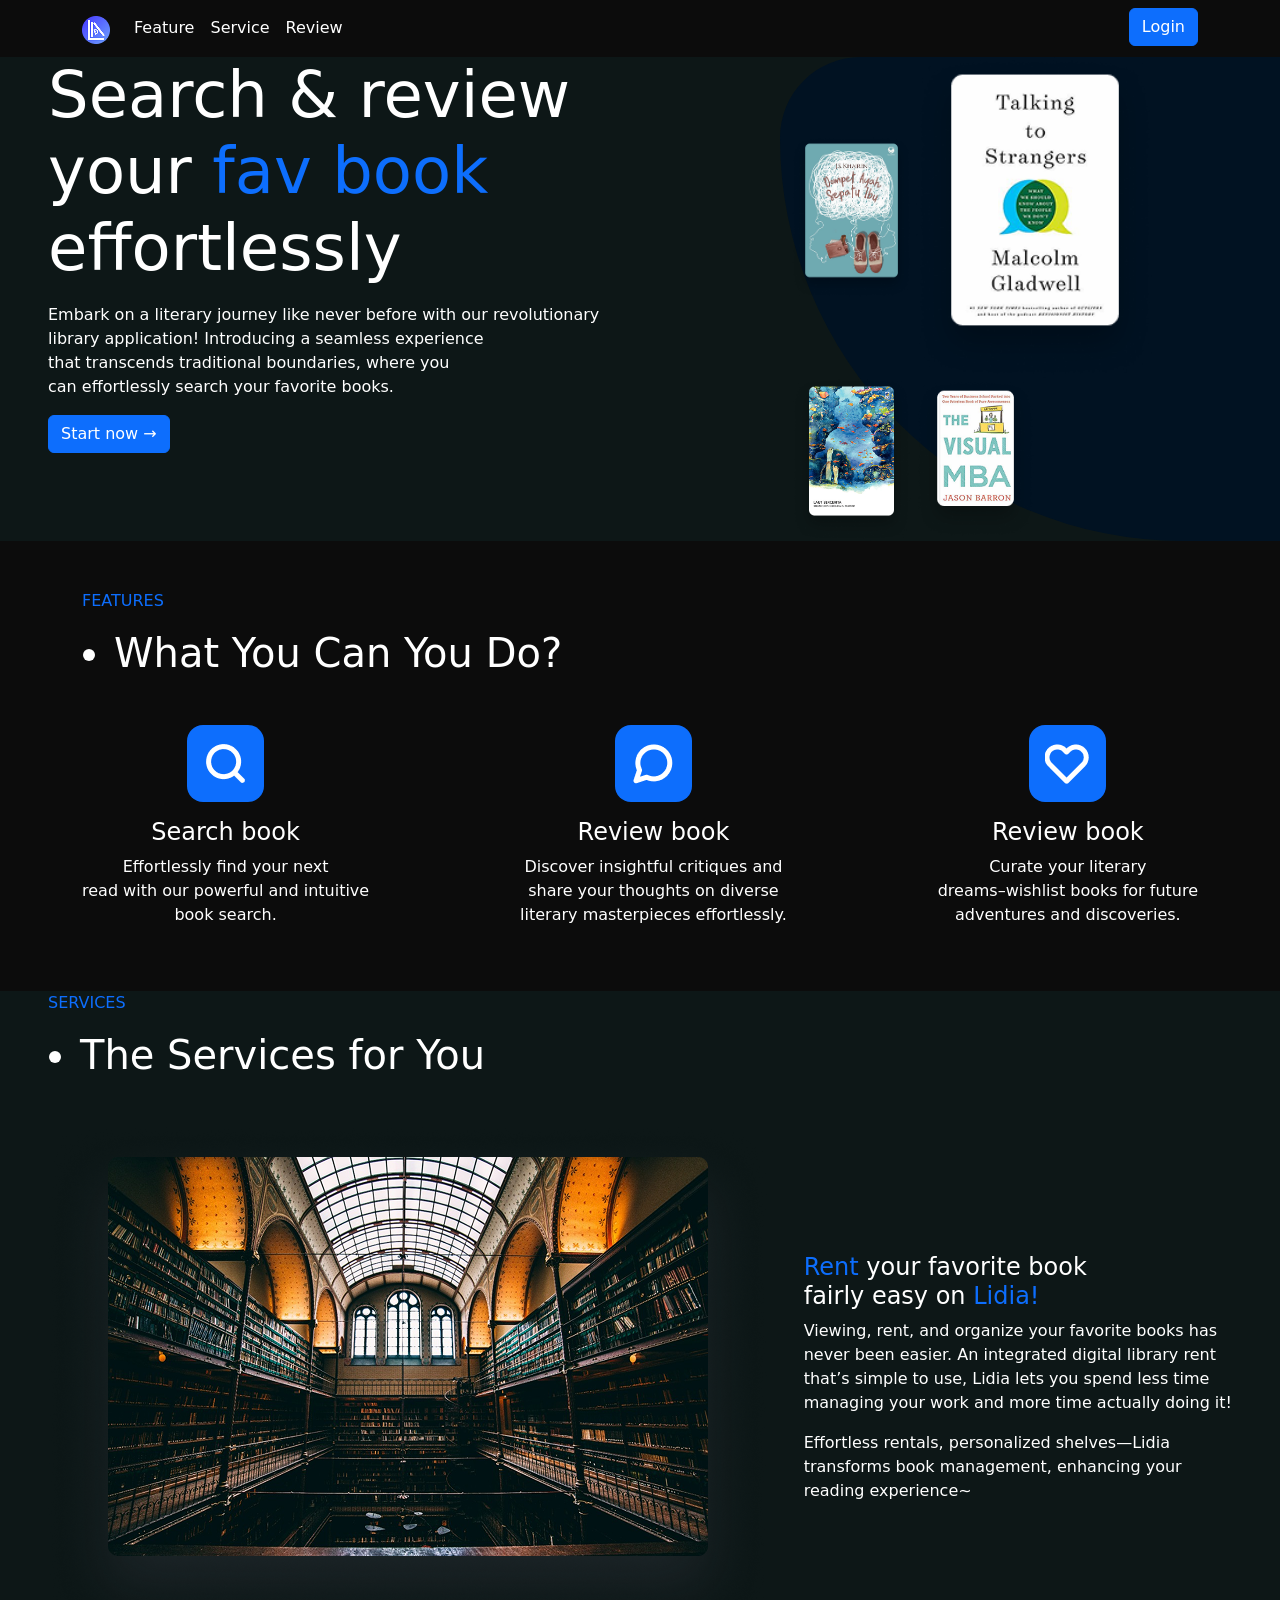
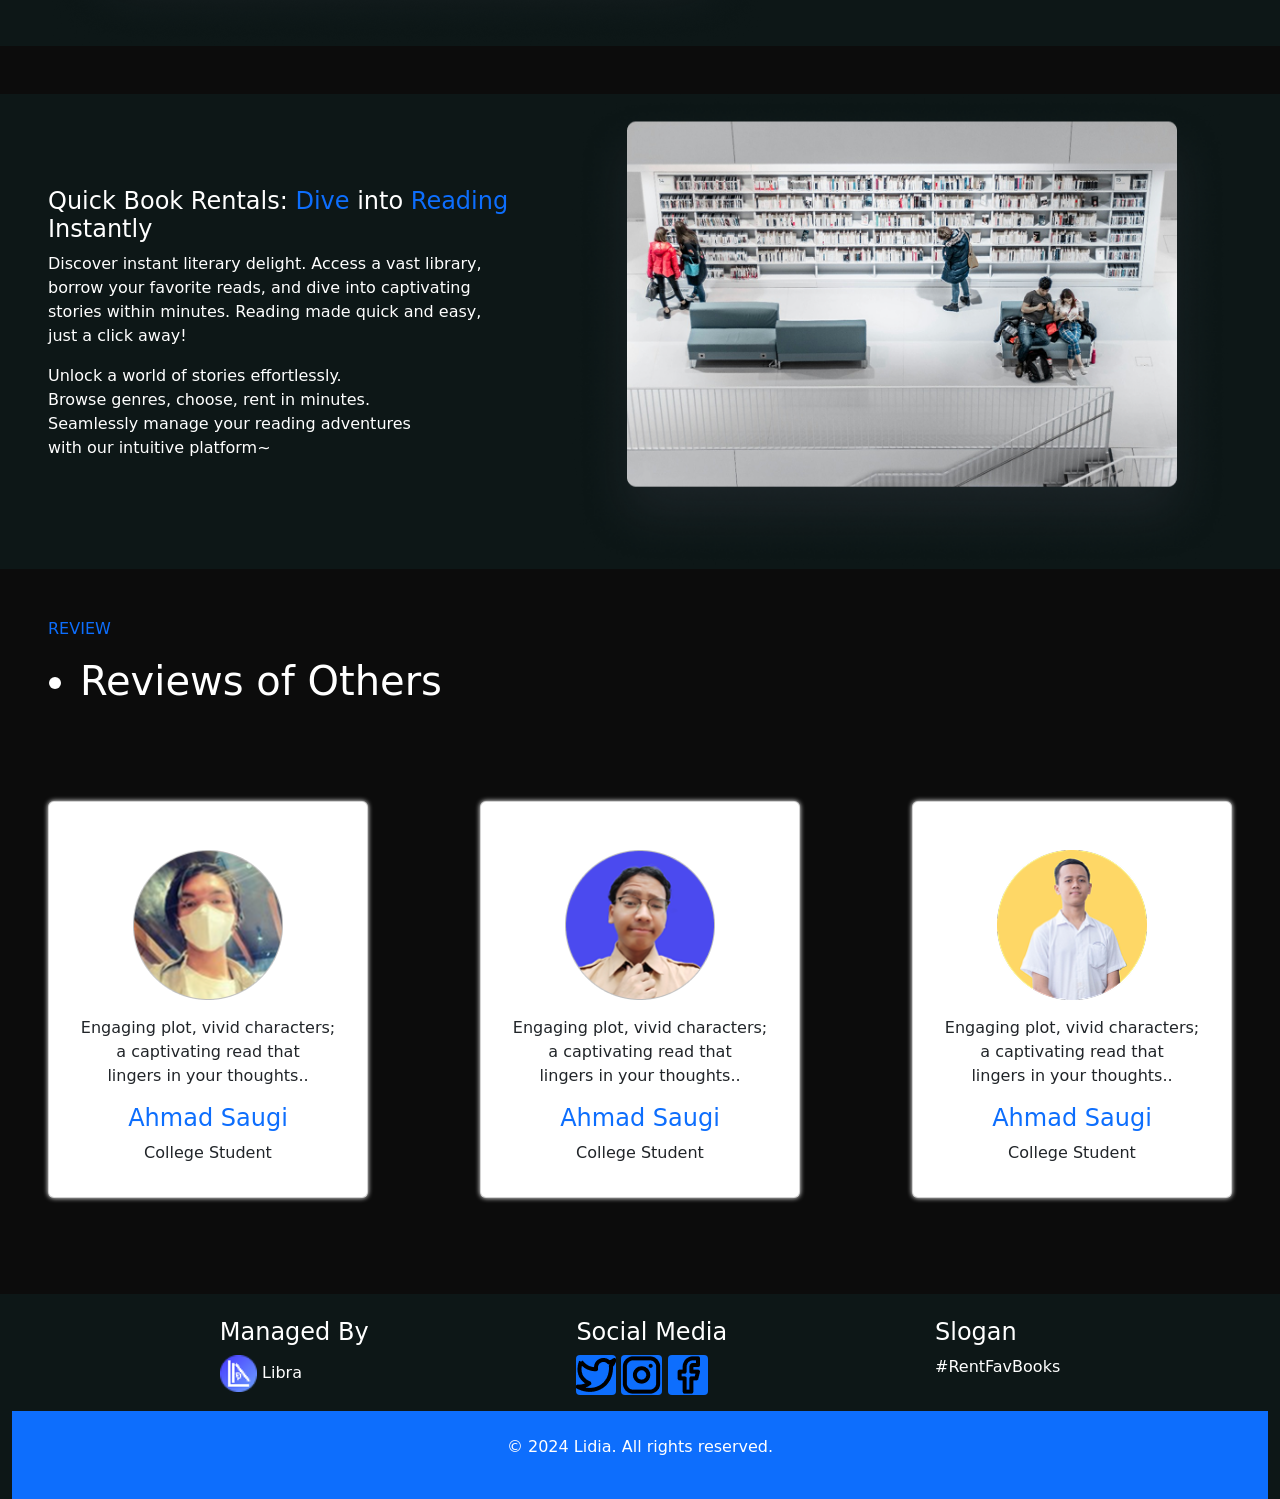
<file: index.html>
<!DOCTYPE html>
<html lang="en">

<head>
    <meta charset="UTF-8">
    <meta name="viewport" content="width=device-width, initial-scale=1.0">
    <title>Library sytem</title>
    <link href="https://cdn.jsdelivr.net/npm/bootstrap@5.3.3/dist/css/bootstrap.min.css" rel="stylesheet">
    <script src="https://cdn.jsdelivr.net/npm/bootstrap@5.3.3/dist/js/bootstrap.bundle.min.js"></script>
    <link rel="stylesheet" href="style.css">
</head>

<body>

  <nav class="navbar navbar-expand-sm sticky-top sticky-custom mt-0">
    <div class="container">
        <a class="navbar-brand" href="#">
            <img src="images/Logo.png" alt="library logo">
        </a>
        <button class="navbar-toggler" type="button" data-bs-toggle="collapse" data-bs-target="#navcollapse">
            <span class="navbar-toggler-icon"></span>
        </button>

        <div class="collapse navbar-collapse" id="navcollapse">
            <div class="d-flex justify-content-between w-100">
                <ul class="navbar-nav">
                    <li class="nav-item">
                        <a class="nav-link text-white" href="#features">Feature</a>
                    </li>
                    <li class="nav-item">
                        <a class="nav-link text-white" href="#service">Service</a>
                    </li>
                    <li class="nav-item">
                        <a class="nav-link text-white" href="#review">Review</a>
                    </li>
                </ul>

                <div>
                    <a href="/html/signin.html" class="btn text-white btn-primary" type="button">Login</a>
                </div>
            </div>
        </div>
    </div>
</nav>




    <div class="container-fluid text-white ps-5 firstbox" id="header">
        <div class="d-flex justify-content-between">
            <div>
                <p class="display-3">
                    Search & review <br>your <a href="#" class="text-primary text-decoration-none">fav book</a><br>
                    effortlessly
                </p>


                <p>Embark on a literary journey like never before with our revolutionary <br>
                    library application! Introducing a seamless experience<br>
                    that transcends traditional boundaries, where you <br>
                    can effortlessly search your favorite books.
                </p>
                <a href="#" class="btn text-white btn-primary" type="button">Start now &rarr;</a>
            </div>


            <div class="row">
                <div class="col">
                    <img class="w-25" src="images/Dompet Ayah Sepatu Ibu.png" alt="">
                    <img class="w-50" src="images/Talking to Strangers.png" alt="">
                    <img class="w-25" src="images/The Midnight Library.png" alt="">
                    <img class="w-25" src="images/The Visual MBA.png" alt="">

                </div>


            </div>




        </div>
    </div>


    <div class="container mt-5">
        <p class="text-primary" id="features">FEATURES</p>

        <ul class="mb-5 display-6">
            <li class="text-white">What You Can You Do?</li>
        </ul>

        <div class="d-flex justify-content-between">
            <div class="text-white text-center">
                <img class="bg-primary rounded-4 py-3 px-3 mb-3" src="images/Frame.png" alt="">
                <h4>Search book</h4>
                <p>
                    Effortlessly find your next <br>
                    read with our powerful and intuitive <br>
                    book search.</p>
            </div>


            <div class="text-white text-center">
                <img class="bg-primary rounded-4 py-3 px-3 mb-3" src="images/Frame (1).png" alt="">
                <h4>Review book</h4>
                <p>
                    Discover insightful critiques and<br>
                    share your thoughts on diverse<br>
                    literary masterpieces effortlessly.
                </p>

            </div>

            <div class="text-white text-center">
                <img class="bg-primary rounded-4 py-3 px-3 mb-3" src="images/Frame (2).png" alt="">
                <h4>Review book</h4>
                <p>
                    Curate your literary <br>
                    dreams–wishlist books for future <br>
                    adventures and discoveries.
                </p>
            </div>
        </div>
    </div>


    <div class="container-fluid mt-5 px-5" id="header">
        <p class="text-primary" id="service">SERVICES</p>

        <ul class="mb-5 display-6">
            <li class="text-white"> The Services for You</li>
        </ul>

        <div class="d-flex justify-content-between">
            <div>
                <img  class="img-fluid" src="images/Service.png" alt="">
            </div>

            <div class="d-flex align-items-center">
                <div class="text-white" id="box">
                    <h4><span class="text-primary">Rent</span> your favorite book <br>
                        fairly easy on <span class="text-primary">Lidia!</span>
                    </h4>
                    <p class="text-white">
                        Viewing, rent, and organize your favorite books has<br>
                        never been easier. An integrated digital library rent<br>
                        that’s simple to use, Lidia lets you spend less time<br>
                        managing your work and more time actually doing it!
                    </p>

                    <p clas="text-white">
                        Effortless rentals, personalized shelves—Lidia<br>
                        transforms book management, enhancing your<br>
                        reading experience~
                    </p>

                </div>
            </div>
        </div>
    </div>


    <div class="container-fluid mt-5 px-5" id="header">
        

        

        <div class="d-flex justify-content-between">


            <div class="d-flex align-items-center">
                <div class="text-white">
                    <h4>Quick Book Rentals:
                        <span class="text-primary">Dive </span> into <span class="text-primary">Reading</span> Instantly
                    </h4>
                    <p class="text-white">
                        Discover instant literary delight. Access a vast library,<br>
                        borrow your favorite reads, and dive into captivating<br>
                        stories within minutes. Reading made quick and easy,<br>
                        just a click away!
                    </p>

                    <p clas="text-white">
                        Unlock a world of stories effortlessly.<br>
                        Browse genres, choose, rent in minutes.<br>
                        Seamlessly manage your reading adventures<br>
                        with our intuitive platform~
                    </p>

                </div>
            </div>

            <div>
                <img  class="img-fluid" src="images/Reading.png" alt="">
            </div>
        </div>
    </div>



    <div class="container-fluid px-5 mt-5" id="header card">
        <p class="text-primary" id="review">REVIEW</p>
        <ul class="mb-5 display-6">
            <li class="text-white"> Reviews of Others</li>
        </ul>


        <div class="d-flex justify-content-between py-5" >
            <div class="card text-center pt-5" style="width:320px">
                <img class="card-img-top img-fluid mx-auto d-block" style="width:150px" src="images/cover.png" alt="Card image">
                <div class="card-body">

                    <p class="card-text">Engaging plot, vivid characters;<br>
                        a captivating read that <br>
                        lingers in your thoughts..</p>

                    <h4 class="card-title text-primary">Ahmad Saugi</h4>
                    <p>College Student</p>

                </div>
            </div>


            <div class="card text-center pt-5" style="width:320px">
                <img class="card-img-top img-fluid mx-auto d-block" style="width:150px" src="images/cover (1).png" alt="Card image">
                <div class="card-body">

                    <p class="card-text">Engaging plot, vivid characters;<br>
                        a captivating read that <br>
                        lingers in your thoughts..</p>

                    <h4 class="card-title text-primary">Ahmad Saugi</h4>
                    <p>College Student</p>

                </div>
            </div>


            <div class="card text-center pt-5" style="width:320px">
                <img class="card-img-top img-fluid mx-auto d-block" style="width:150px" src="images/cover (2).png" alt="Card image">
                <div class="card-body">

                    <p class="card-text">Engaging plot, vivid characters;<br>
                        a captivating read that <br>
                        lingers in your thoughts..</p>

                    <h4 class="card-title text-primary">Ahmad Saugi</h4>
                    <p>College Student</p>

                </div>
            </div>
        </div>
    </div>

    <footer class="container-fluid mt-5 text-white" id="header">
        <div class="d-flex justify-content-evenly mb-3 pt-4">
            <div>
                <h4>Managed By</h4>
                <img class="w-25" src="images/Logo.png" alt=""> <span>Libra</span>
            </div>

            

            <div>
                <h4>Social Media</h4>
               <a href="#"> <img class="bg-primary rounded-1" src="images/Twitter.png" alt=""></a> 
               <a href="#"> <img class="bg-primary rounded-1" src="images/Instagram.png" alt=""></a>
               <a href="#"><img class="bg-primary rounded-1" src="images/Facebook.png" alt=""></a>
            </div>


            <div>
                <h4>Slogan</h4>
                <p>#RentFavBooks</p>
            </div>


           
        </div>

        <div class="bg-primary py-4">
            <p class="text-center">© 2024 Lidia. All rights reserved.</p>
        </div>
    </footer>

</body>

</html>
</file>
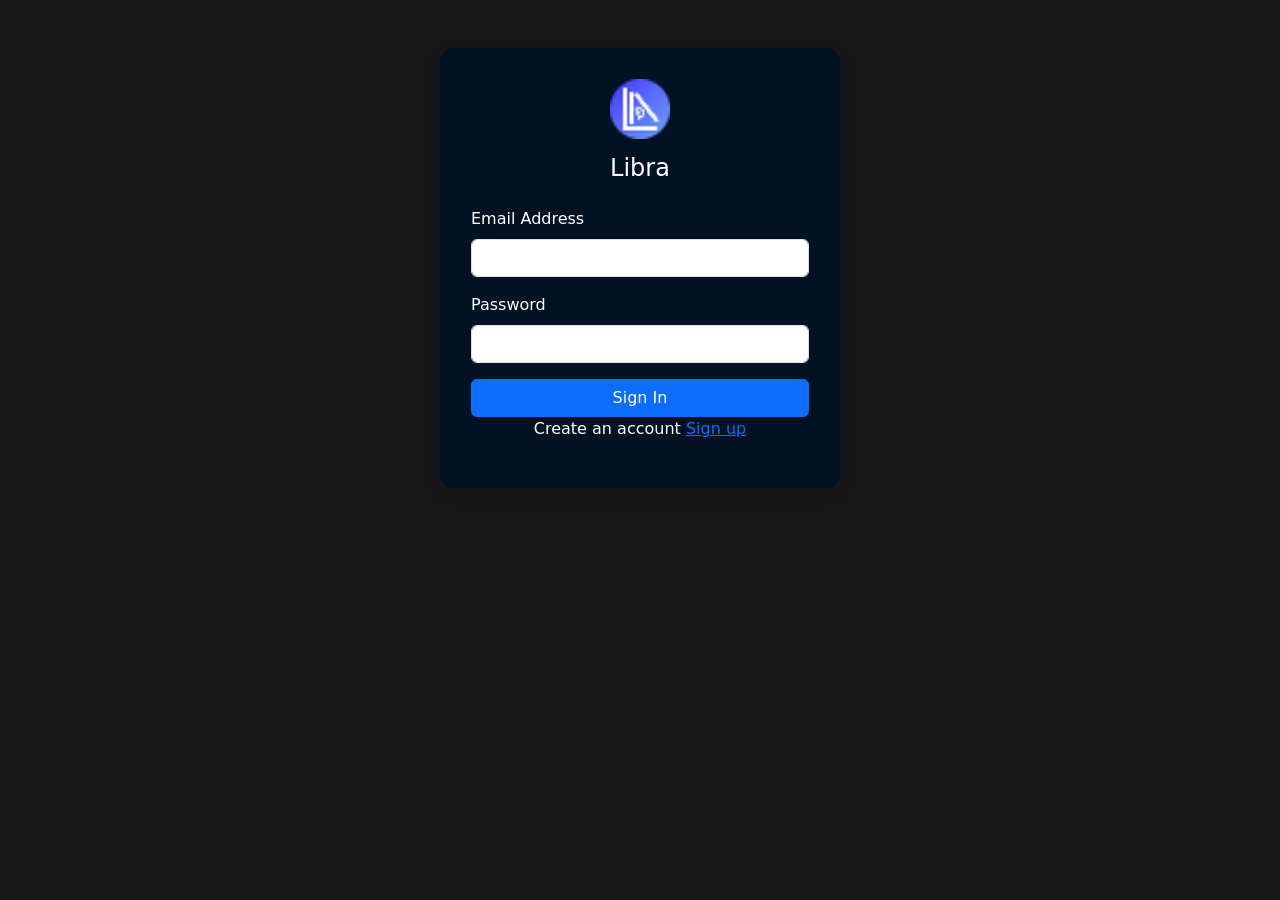
<file: html/signin.html>
<!DOCTYPE html>
<html lang="en">

<head>
    <meta charset="UTF-8">
    <meta name="viewport" content="width=device-width, initial-scale=1">
    <link href="https://cdn.jsdelivr.net/npm/bootstrap@5.3.3/dist/css/bootstrap.min.css" rel="stylesheet">
    <script src="https://cdn.jsdelivr.net/npm/bootstrap@5.3.3/dist/js/bootstrap.bundle.min.js"></script>
    <title>Library Signup</title>
    <link rel="stylesheet" href="/style/signin.css">



</head>

<body>

    <div class="card signup-card mt-5">
        <div class="text-center">
            <!-- Replace with your actual logo -->
            <a href="/index.html">
                <img src="/images/Logo.png" alt="Library Logo" class="logo">
            </a>
            <h4 class="mb-4 text-white">Libra</h4>
        </div>
        <form>

            <div class="mb-3">
                <label for="email" class="form-label text-white">Email Address</label>
                <input type="email" class="form-control" id="email" required>
            </div>

            <div class="mb-3">
                <label for="password" class="form-label text-white">Password</label>
                <input type="password" class="form-control" id="password" required>
                <p class="text-danger" id="check"></p>
            </div>

           

            <button type="submit" class="btn btn-primary w-100" id="signin">Sign In</button>
            <p class="text-white text-center">Create an account <a href="signup.html">Sign up</a></p>
        </form>
    </div>

    <script src="/script/usersignin.js" type="module"></script>
</body>

</html>
</file>
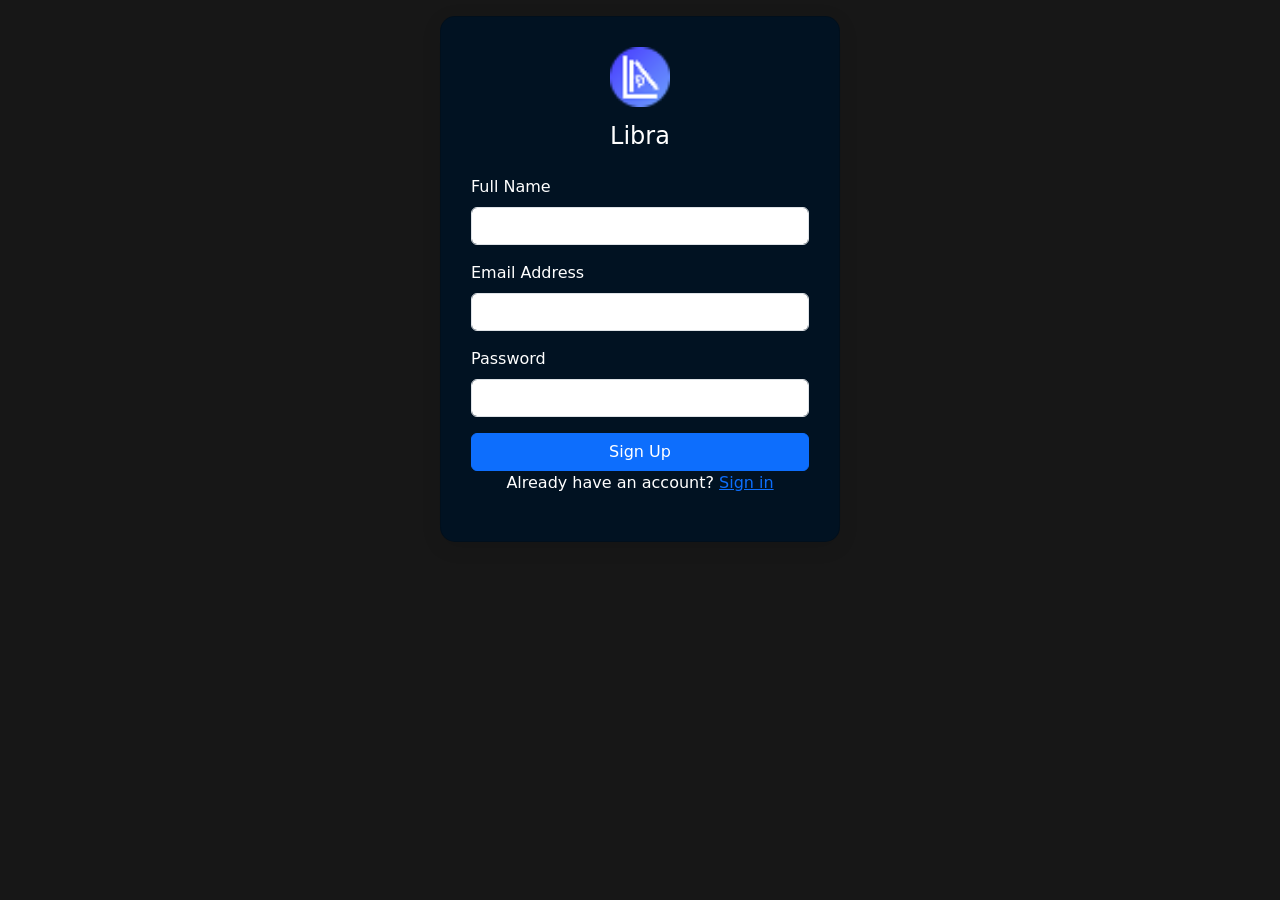
<file: html/signup.html>
<!DOCTYPE html>
<html lang="en">

<head>
    <meta charset="UTF-8">
    <meta name="viewport" content="width=device-width, initial-scale=1">
    <link href="https://cdn.jsdelivr.net/npm/bootstrap@5.3.3/dist/css/bootstrap.min.css" rel="stylesheet">
    <script src="https://cdn.jsdelivr.net/npm/bootstrap@5.3.3/dist/js/bootstrap.bundle.min.js"></script>
    <title>Library Signup</title>
    <link rel="stylesheet" href="/style/signin.css">



</head>

<body>


    

    <div class="card signup-card mt-3">
        <div class="text-center">
            <!-- Replace with your actual logo -->
            <a href="/index.html">
                <img  src="/images/Logo.png" alt="Library Logo" class="logo">
            </a>
            <h4 class="mb-4 text-white">Libra</h4>
        </div>
        <form>
            <div class="mb-3">
                <label for="name" class="form-label text-white">Full Name</label>
                <input type="text" class="form-control" id="name" required >
            </div>

            <div class="mb-3">
                <label for="email" class="form-label text-white">Email Address</label>
                <input type="email" class="form-control" id="email" required >
                <p id="emailvalid" class="text-danger"></p>
            </div>

            <div class="mb-3">
                <label for="password" class="form-label text-white">Password</label>
                <input type="password" class="form-control" id="password" required >
                <p id="passwordvalid" class="text-danger"></p>
            </div>

           

            <button type="submit" id="signup" class="btn btn-primary w-100">Sign Up</button>
            <p class="text-white text-center">Already have an account? <a  href="signin.html">Sign in</a></p>
        </form>
    </div>

<script src="/script/usersignup.js" type="module"></script>
</body>

</html>
</file>
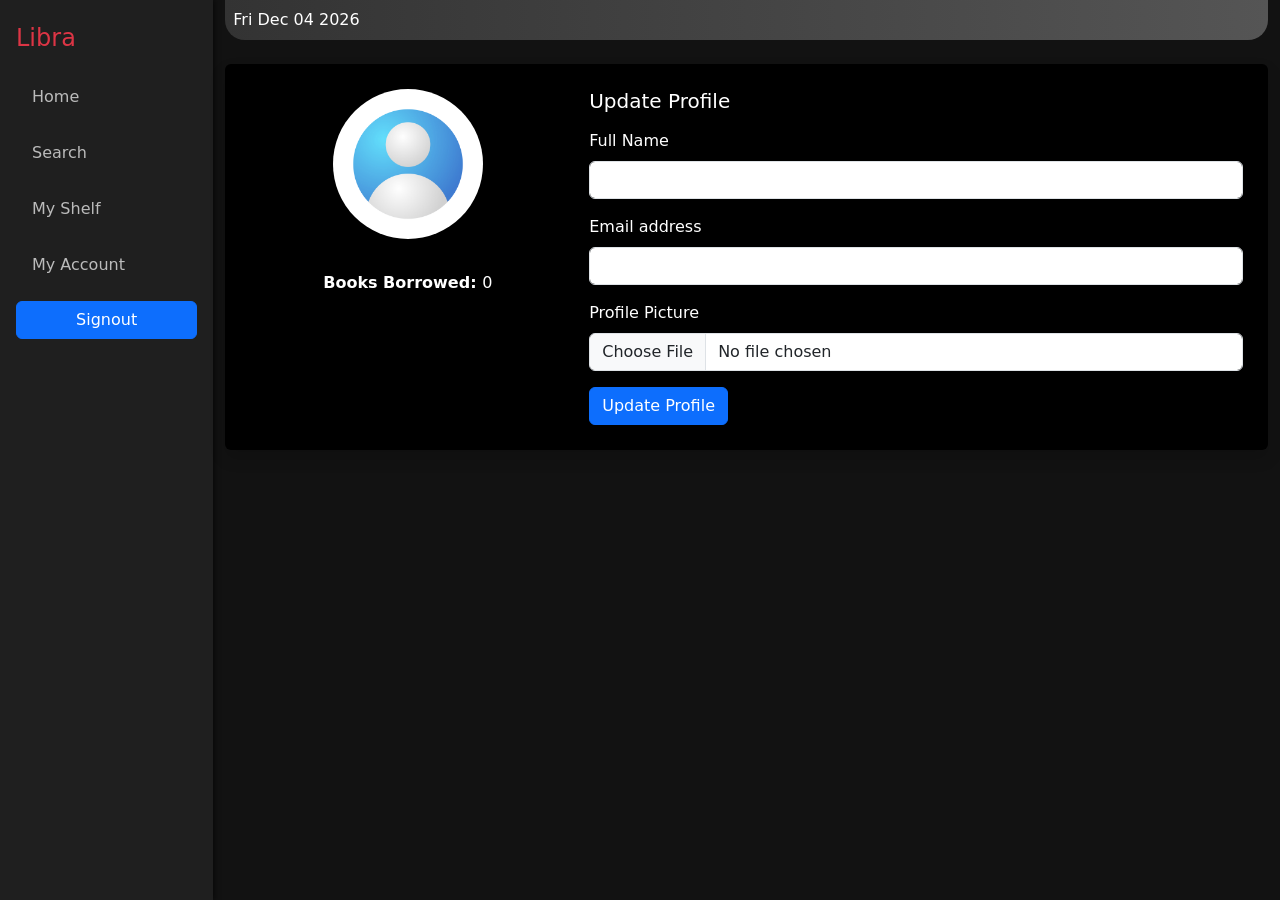
<file: html/useraccount.html>
<!DOCTYPE html>
<html lang="en">

<head>
    <meta charset="UTF-8">
    <meta name="viewport" content="width=device-width, initial-scale=1.0">
    <title>User Profile</title>
    <link href="https://cdn.jsdelivr.net/npm/bootstrap@5.3.3/dist/css/bootstrap.min.css" rel="stylesheet">
    <script src="https://cdn.jsdelivr.net/npm/bootstrap@5.3.3/dist/js/bootstrap.bundle.min.js"></script>
    <link rel="stylesheet" href="/style/useraccount.css">
</head>

<body>

    <div class="container-fluid">
        <div class="row">
            <!-- Sidebar -->
            <div class="col-md-2 sidebar d-flex flex-column" id="sidebar">
                <h4 class="mb-4 text-danger">Libra</h4>
                <a href="userdashboard.html">Home</a>
                <a href="usersearch.html">Search</a>
                <a href="usershelf.html">My Shelf</a>
                <a href="useraccount.html">My Account</a>
                <button id="signout" class="btn btn-primary">Signout</button>
            </div>

            <!-- Main Content -->
            <div class="col-md-10 container-fluid">
                <!-- Topbar -->
                <div class="topbar d-flex justify-content-between align-items-center mb-4 p-2">

                    <span id="date"> 2023-04-27</span>
                   
                </div>

                <!-- Profile Card -->
                <div class="card shadow p-4">
                    <div class="row">
                        <div class="col-md-4 text-center mb-4">
                            <img id="profileImage" src="/images/profile.jpg" class="rounded-circle mb-3" width="150" height="150"
                                alt="User Profile Picture">
                            <h5 id="name"></h5>
                            <p id="mail"></p>
                            <p ><strong>Books Borrowed: </strong><span id="booksaved">0</span> </p>
                        </div>
                        <div class="col-md-8">
                            <h5 class="mb-3">Update Profile</h5>
                            <form>
                                <div class="mb-3">
                                    <label for="fullName" class="form-label">Full Name</label>
                                    <input type="text" class="form-control" id="fullName" value="">
                                </div>
                                <div class="mb-3">
                                    <label for="email" class="form-label">Email address</label>
                                    <input type="email" class="form-control" id="email" value="">
                                </div>

                                <div class="mb-3">
                                    <label for="profilePic" class="form-label">Profile Picture</label>
                                    <input type="file" class="form-control" id="profilePic">
                                </div>
                                <button type="submit" id="submit" class="btn btn-primary">Update Profile</button>
                            </form>
                        </div>
                    </div>
                </div>

            </div>
        </div>
    </div>

    <script src="/script/useraccount.js" type="module"></script>
</body>

</html>
</file>
<file: style.css>
:root {
    --text-color: white;
    --background-color: #0c0c0c;
    --content-color: #0d1717;
    --content-color2: #011222;
}

.row {
    background-color: var(--content-color2);
    border-bottom-left-radius: 500px;
    border-top-left-radius: 100px;

    width: 500px;
}

body {
    background-color: var(--background-color);
}

#header {
    background-color: var(--content-color);
}

.card {
    box-shadow: 0px 0px 5px #ffffff;
}



@media (max-width: 992px) {
    #header .d-flex {
        flex-direction: column;
        align-items: center;
        text-align: center;
        gap: 20px;
    }

    .row {
        border-bottom-left-radius: 0px;
        border-top-left-radius: 0px;
        width: 100%;
    }

    .firstbox {
        padding-left: 0px !important;
    }

    #box {
        margin-top: 2rem;
    }

    #card {
        flex-direction: row;
        gap: 20px;
    }


}
.sticky-custom {
    z-index: 1;
    background-color: var(--background-color)
}
</file>
<file: style/signin.css>
:root{
    --text-color:white;
    --background-color:#171717;
    --content-color: #011222;
    
}

body {
    background-color: var(--background-color);
  }
  .signup-card {
    max-width: 400px;
    margin: 0px auto;
    padding: 30px;
    border-radius: 15px;
    background-color: var(--content-color);
    box-shadow: 0 5px 20px rgba(0,0,0,0.1);
  }
  .logo {
    width: 60px;
    height: 60px;
    margin-bottom: 15px;
  }
</file>
<file: style/useraccount.css>
body {
    background-color: #121212;
    color: #e0e0e0;
    height: 100vh;
    overflow-x: hidden;
  }
  .sidebar {
    background-color: #1f1f1f;
    min-height: 100vh;
    padding: 1.5rem 1rem;
    box-shadow: 2px 0 5px rgba(0,0,0,0.5);
  }
  .sidebar a {
    display: block;
    padding: 0.5rem 1rem;
    margin-bottom: 1rem;
    color: #bbbbbb;
    text-decoration: none;
    font-weight: 500;
  }
  .sidebar a:hover {
    background-color: #333;
    border-radius: 10px;
    color: #ffffff;
  }
  .topbar {
    background: linear-gradient(90deg, #333, #555);
    padding: 1rem;
    color: white;
    display: flex;
    justify-content: space-between;
    align-items: center;
    border-bottom-left-radius: 20px;
    border-bottom-right-radius: 20px;
  }
  .topbar select, 
  .topbar input {
    background-color: #333;
    border: none;
    color: #ffffff;
  }
  .topbar select:focus,
  .topbar input:focus {
    background-color: #444;
    border: none;
    color: #fff;
    box-shadow: none;
  }



.card{
    background-color: black;
    color:white
}
@media screen and (max-width: 764px) {
  #sidebar {
    position: sticky;
    top: 0; 
    flex-direction: row !important;
    min-height: 0vh;
    flex-wrap: wrap;
  }
  #sidebar h4{
    margin-right: 20px;
    margin-top: 5px;
  }
  #sidebar button{
    padding: 0px 1px;
   
  }

  #sidebar a {
    margin-right: 1rem;
  }
 
}
</file>
